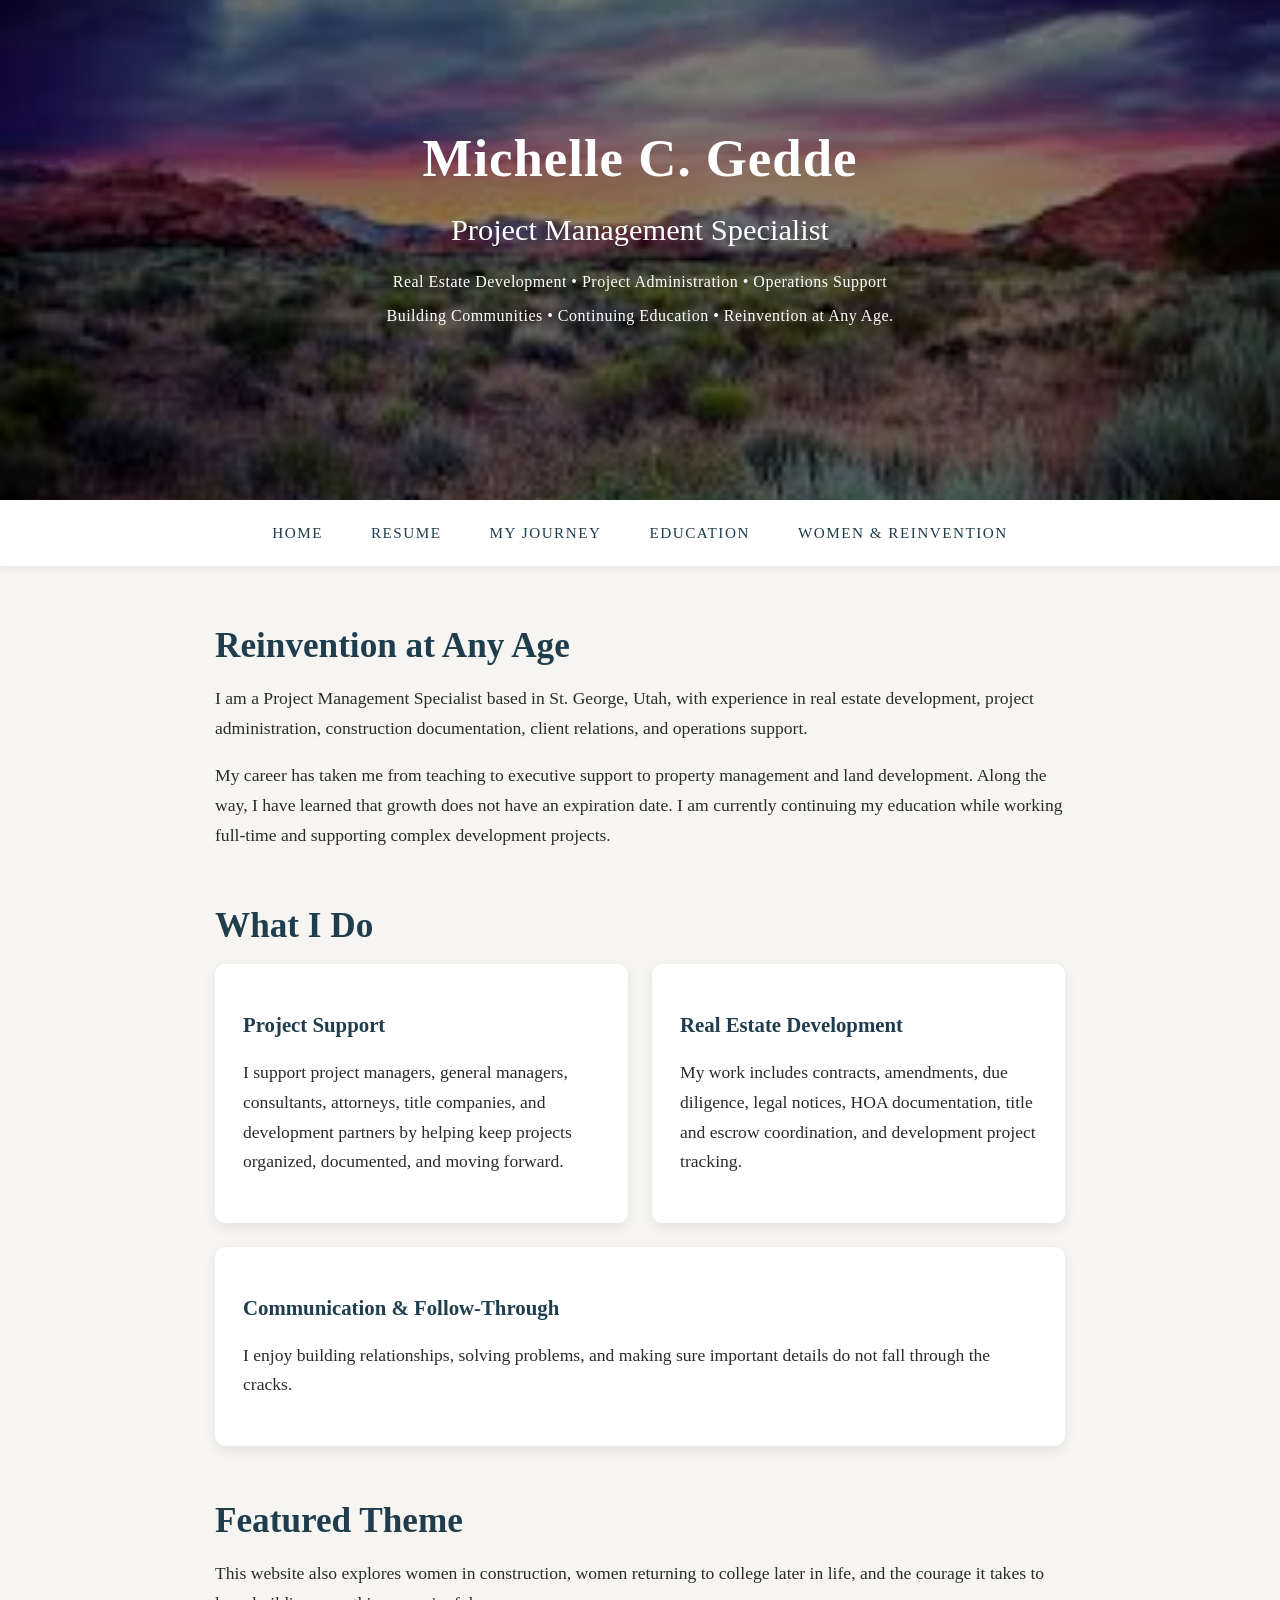
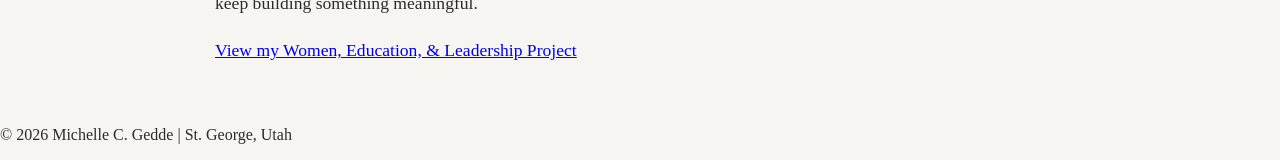
<file: index.html>
<!DOCTYPE html>
<html lang="en">
<head>
    <meta charset="UTF-8">
    <title>Michelle Gedde | Project Management Specialist</title>
    <link href="css/index.css" rel="stylesheet">
</head>

<body>

    <header class="hero home-hero">
    <div class="hero-overlay">
        <h1>Michelle C. Gedde</h1>
        <h2>Project Management Specialist</h2>
         <p class="hero-tagline">
        Real Estate Development • Project Administration • Operations Support
    </p>
        <p>
            Building Communities • Continuing Education • Reinvention at Any Age.</p>
    </div>
</header>

    <nav>
    <a href="index.html">Home</a>
    <a href="resume.html">Resume</a>
    <a href="journey.html">My Journey</a>
    <a href="education-new.html">Education</a>
    <a href="women.html">Women & Reinvention</a>
    </nav>

    <main>

        <section>
            <h2>Reinvention at Any Age</h2>
            <p>
                I am a Project Management Specialist based in St. George, Utah, with experience in real estate development,
                project administration, construction documentation, client relations, and operations support.
            </p>

            <p>
                My career has taken me from teaching to executive support to property management and land development.
                Along the way, I have learned that growth does not have an expiration date. I am currently continuing
                my education while working full-time and supporting complex development projects.
            </p>
        </section>

        <section>
    <h2>What I Do</h2>

    <div class="card-row">
        <div class="info-card">
            <h3>Project Support</h3>
            <p>I support project managers, general managers, consultants, attorneys, title companies, and development partners by helping keep projects organized, documented, and moving forward.</p>
        </div>

        <div class="info-card">
            <h3>Real Estate Development</h3>
            <p>My work includes contracts, amendments, due diligence, legal notices, HOA documentation, title and escrow coordination, and development project tracking.</p>
        </div>

        <div class="info-card">
            <h3>Communication & Follow-Through</h3>
            <p>I enjoy building relationships, solving problems, and making sure important details do not fall through the cracks.</p>
        </div>
    </div>
</section>

        <section>
            <h2>Featured Theme</h2>
            <p>
                This website also explores women in construction, women returning to college later in life,
                and the courage it takes to keep building something meaningful.
            </p>

            <p>
                <a href="women.html">View my Women, Education, & Leadership Project</a>
            </p>
        </section>

    </main>

    <footer>
        <p>&copy; 2026 Michelle C. Gedde | St. George, Utah</p>
    </footer>

</body>
</html>
</file>
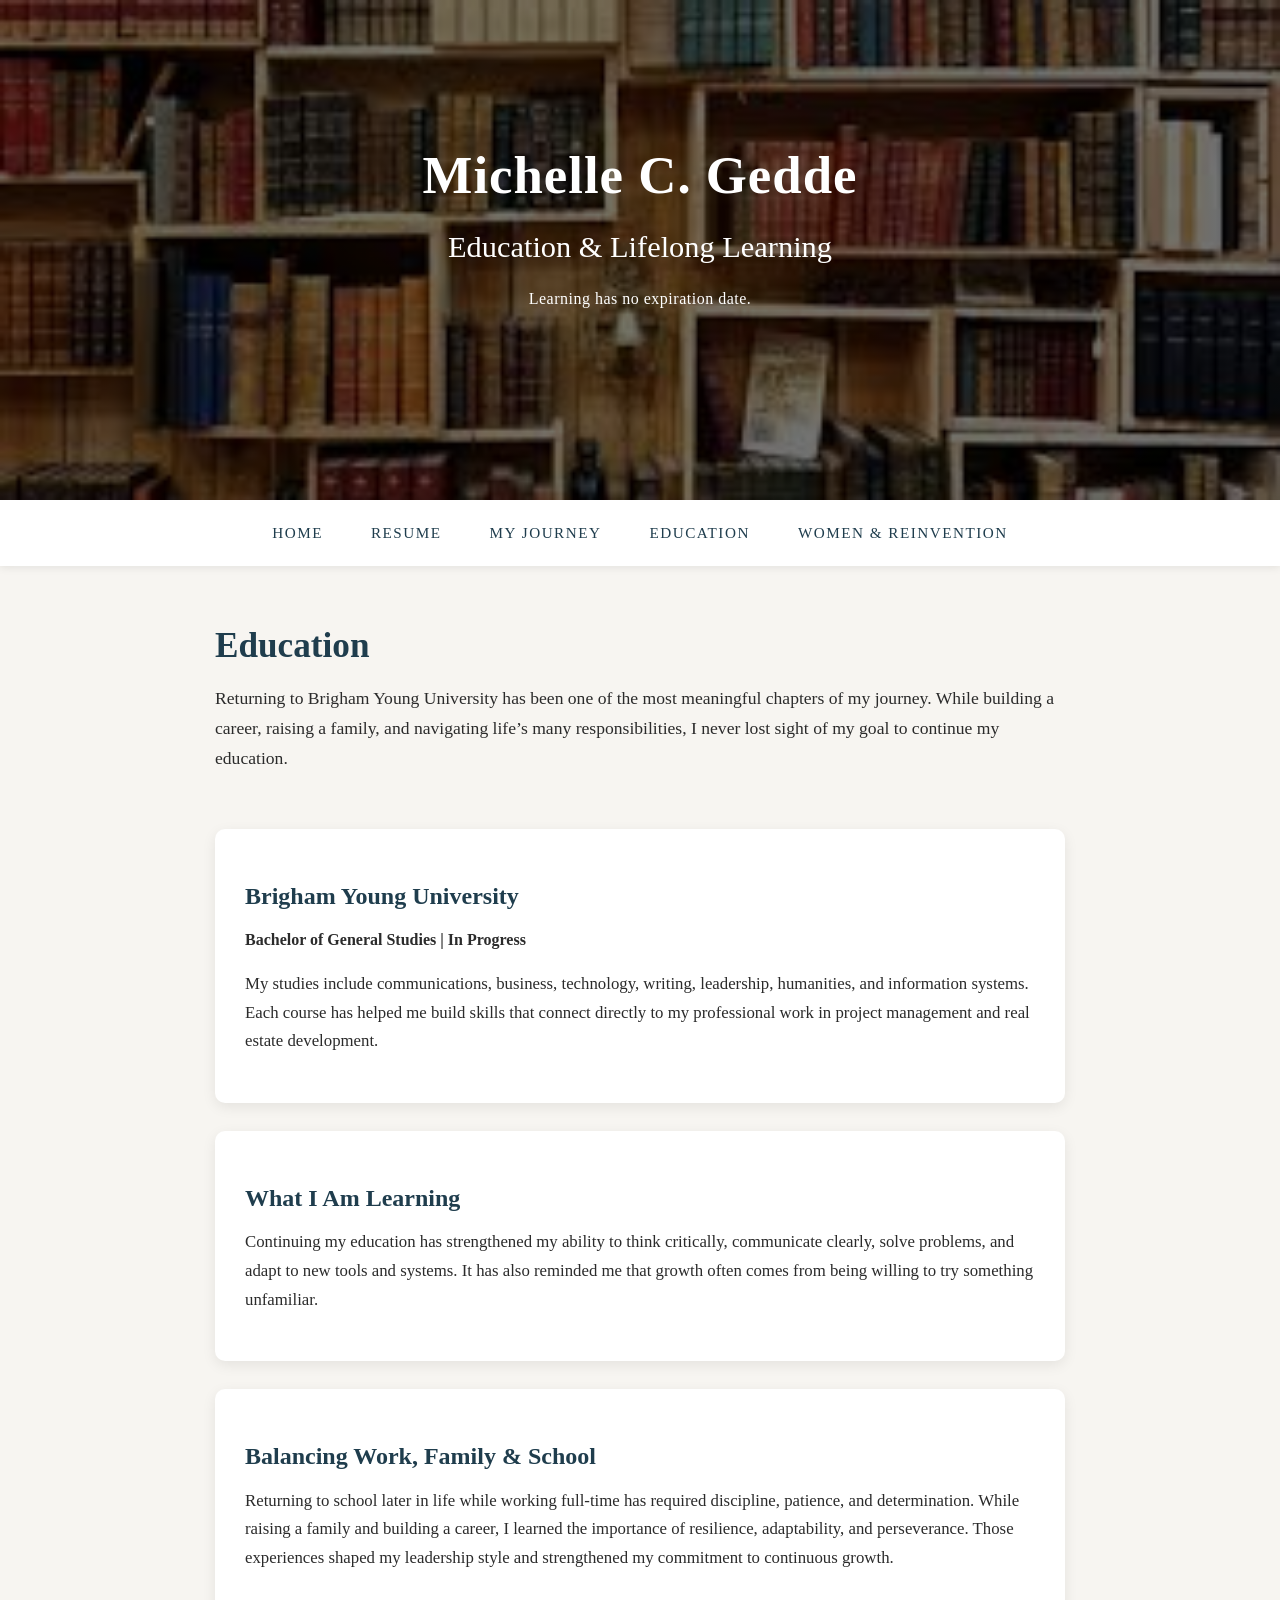
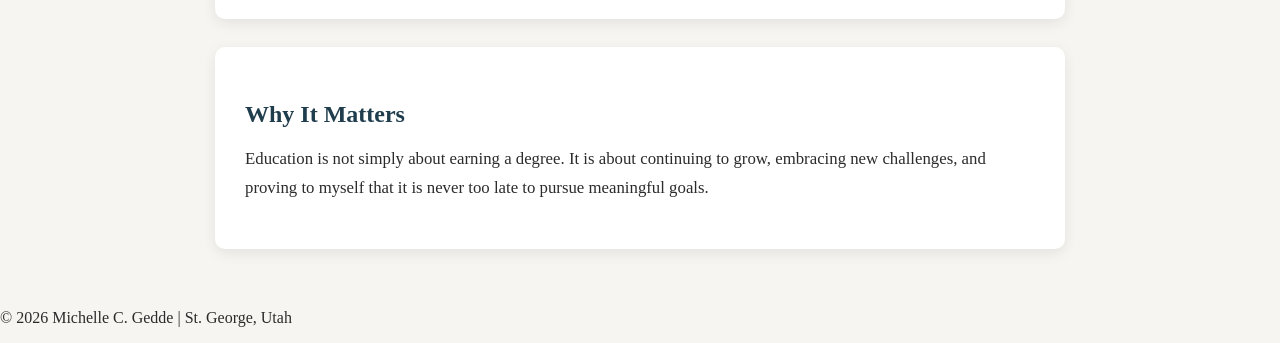
<file: education-new.html>
<!DOCTYPE html>
<html lang="en">
<head>
    <meta charset="UTF-8">
    <title>Education | Michelle Gedde</title>
    <link href="css/index.css" rel="stylesheet">
</head>

<body>

<header class="hero education-hero">
    <div class="hero-overlay">
        <h1>Michelle C. Gedde</h1>
        <h2>Education & Lifelong Learning</h2>
        <p>Learning has no expiration date.</p>
    </div>
</header>

<nav>
    <a href="index.html">Home</a>
    <a href="resume.html">Resume</a>
    <a href="journey.html">My Journey</a>
    <a href="education-new.html">Education</a>
    <a href="women.html">Women & Reinvention</a>
</nav>

<main>

    <section>
        <h2>Education</h2>
        <p>
            Returning to Brigham Young University has been one of the most meaningful
            chapters of my journey. While building a career, raising a family, and navigating
            life’s many responsibilities, I never lost sight of my goal to continue my education.
        </p>
    </section>

    <section class="journey-card">
        <h3>Brigham Young University</h3>
        <h4>Bachelor of General Studies | In Progress</h4>
        <p>
            My studies include communications, business, technology, writing, leadership,
            humanities, and information systems. Each course has helped me build skills
            that connect directly to my professional work in project management and real
            estate development.
        </p>
    </section>

    <section class="journey-card">
        <h3>What I Am Learning</h3>
        <p>
            Continuing my education has strengthened my ability to think critically,
            communicate clearly, solve problems, and adapt to new tools and systems.
            It has also reminded me that growth often comes from being willing to try
            something unfamiliar.
        </p>
    </section>

    <section class="journey-card">
        <h3>Balancing Work, Family & School</h3>
        <p>
            Returning to school later in life while working full-time has required discipline,
            patience, and determination. While raising a family and building a career, I learned
            the importance of resilience, adaptability, and perseverance. Those experiences
            shaped my leadership style and strengthened my commitment to continuous growth.
        </p>
    </section>

    <section class="journey-card">
        <h3>Why It Matters</h3>
        <p>
            Education is not simply about earning a degree. It is about continuing to grow,
            embracing new challenges, and proving to myself that it is never too late to pursue
            meaningful goals.
        </p>
    </section>

</main>

<footer>
    <p>&copy; 2026 Michelle C. Gedde | St. George, Utah</p>
</footer>

</body>
</html>
</file>
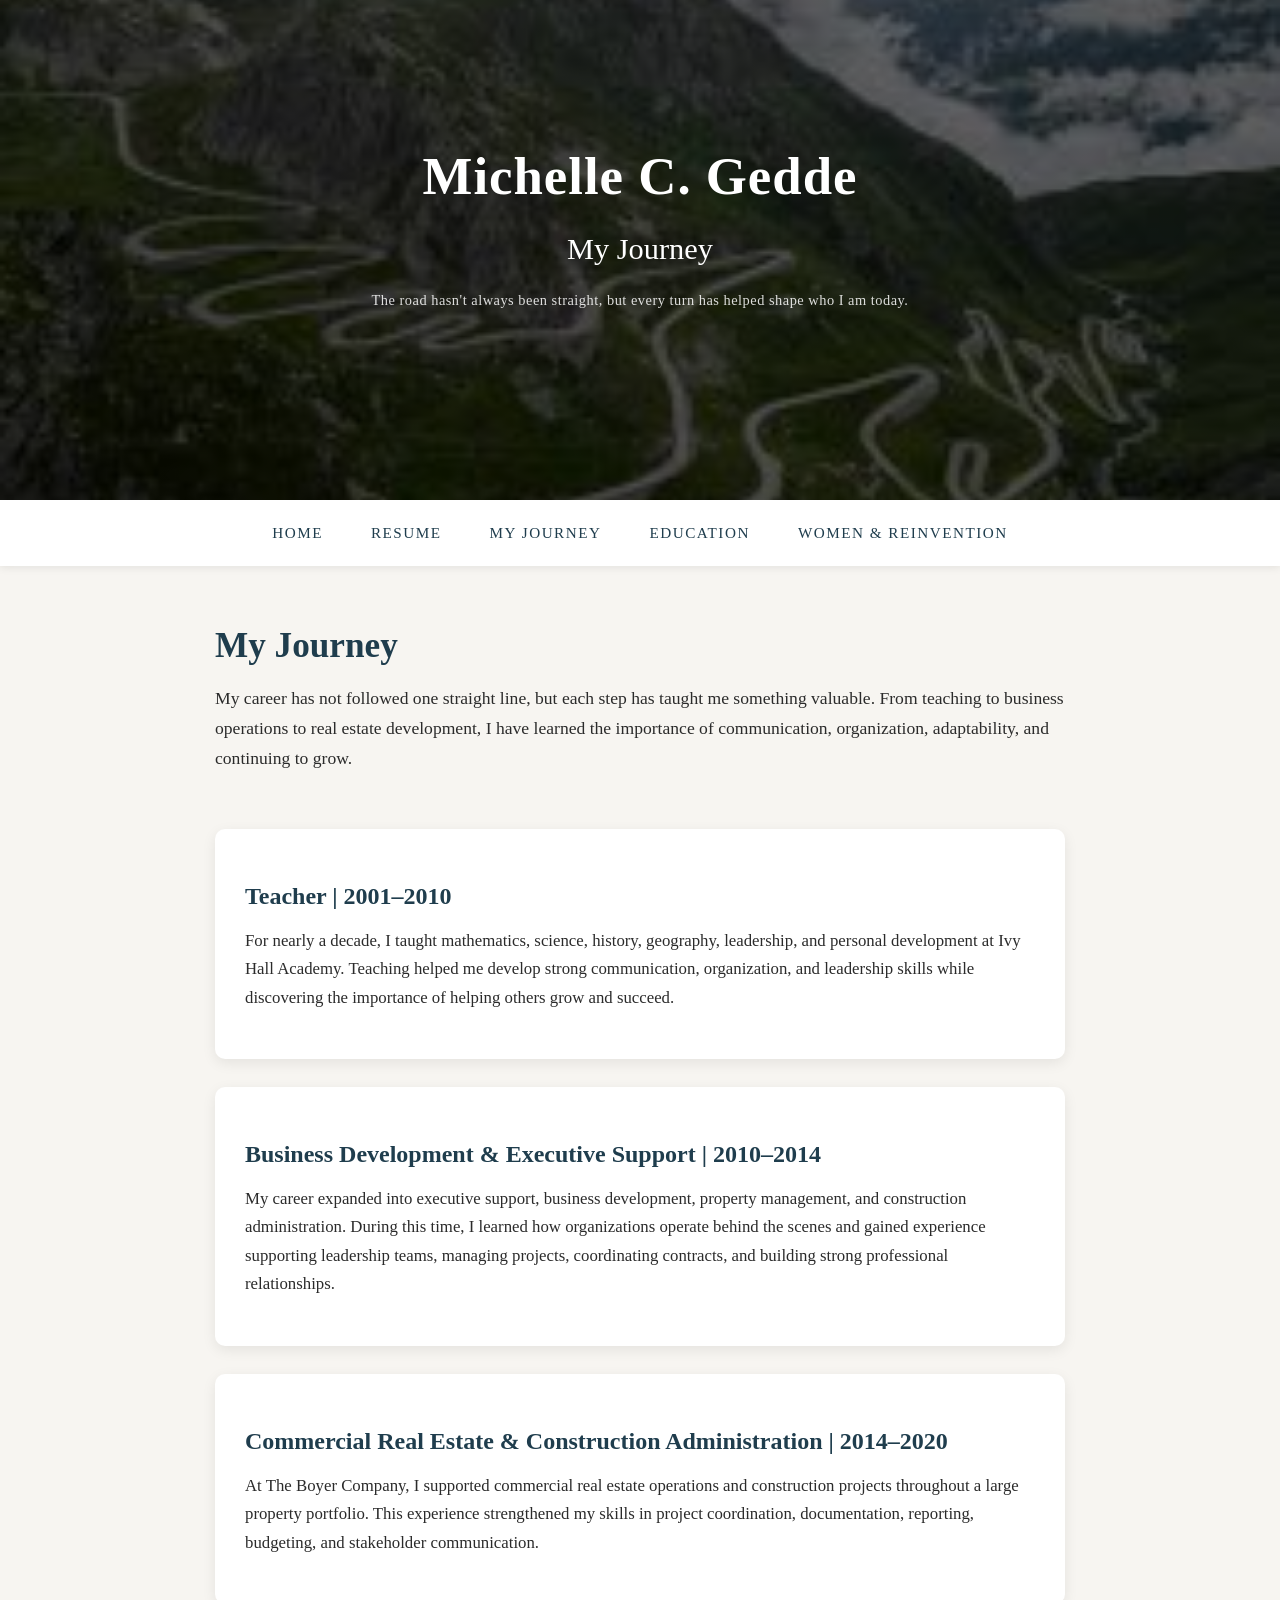
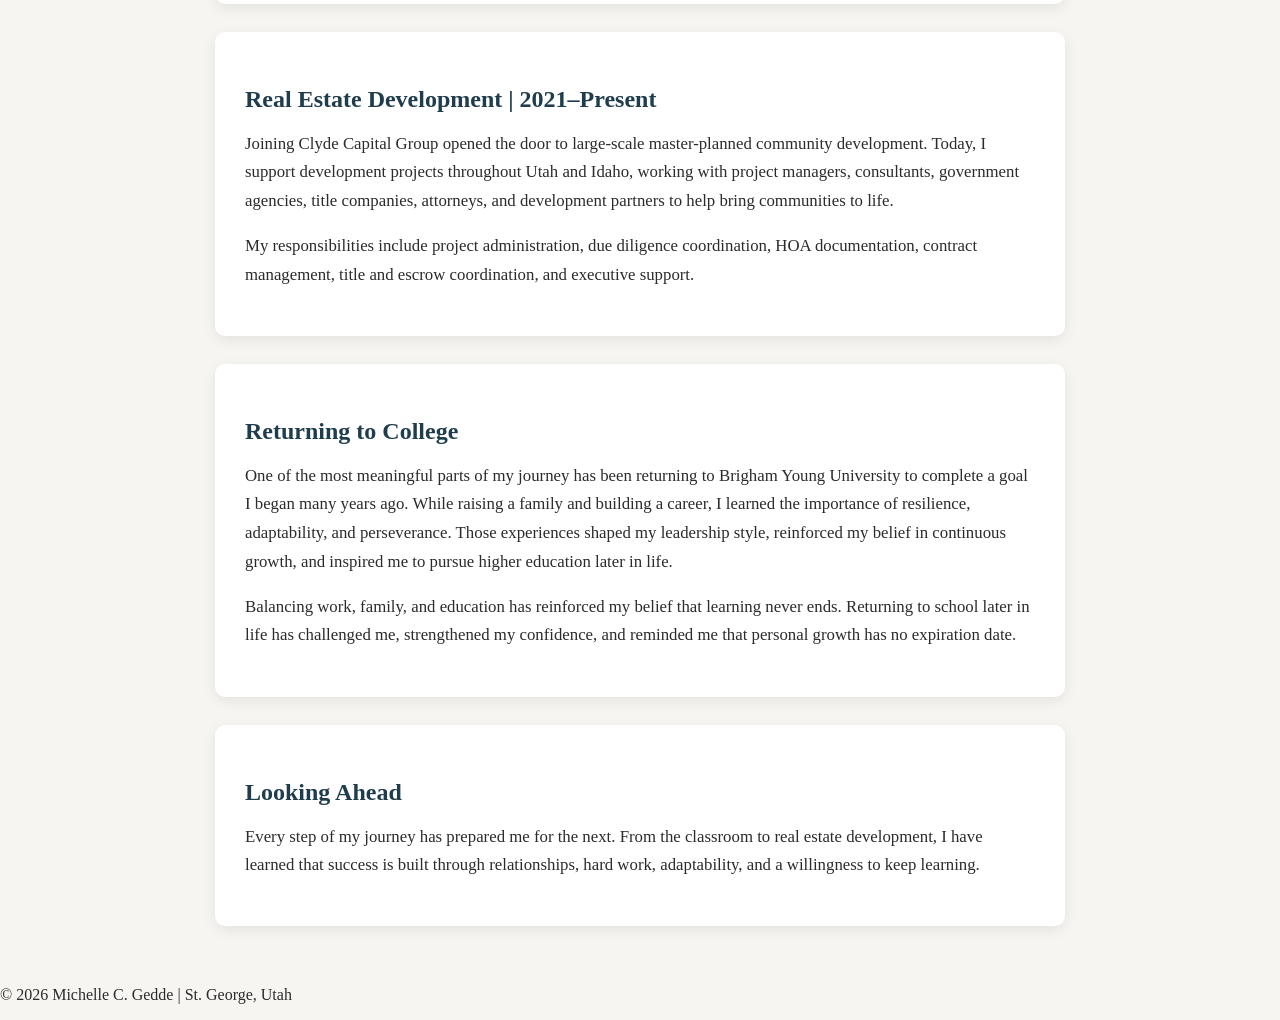
<file: journey.html>
<!DOCTYPE html>
<html lang="en">
<head>
    <meta charset="UTF-8">
    <title>My Journey | Michelle Gedde</title>
    <link href="css/index.css" rel="stylesheet">
</head>

<body>

<header class="hero journey-hero">
    <div class="hero-overlay">
        <h1>Michelle C. Gedde</h1>
        <h2>My Journey</h2>
        <p>The road hasn't always been straight, but every turn has helped shape who I am today.</p>
    </div>
</header>

<nav>
   <a href="index.html">Home</a>
    <a href="resume.html">Resume</a>
    <a href="journey.html">My Journey</a>
    <a href="education-new.html">Education</a>
    <a href="women.html">Women & Reinvention</a>
</nav>

<main>

    <section>
        <h2>My Journey</h2>
        <p>
            My career has not followed one straight line, but each step has taught me something valuable.
            From teaching to business operations to real estate development, I have learned the importance
            of communication, organization, adaptability, and continuing to grow.
        </p>
    </section>

    <section class="journey-card">
        <h3>Teacher | 2001–2010</h3>
        <p>
            For nearly a decade, I taught mathematics, science, history, geography, leadership, and personal
            development at Ivy Hall Academy. Teaching helped me develop strong communication, organization,
            and leadership skills while discovering the importance of helping others grow and succeed.
        </p>
    </section>

    <section class="journey-card">
         <h3>Business Development & Executive Support | 2010–2014</h3>
        <p>
            My career expanded into executive support, business development, property management, and construction
            administration. During this time, I learned how organizations operate behind the scenes and gained
            experience supporting leadership teams, managing projects, coordinating contracts, and building strong
            professional relationships.
        </p>
    </section>

    <section class="journey-card">
        <h3>Commercial Real Estate & Construction Administration | 2014–2020</h3>
        <p>
            At The Boyer Company, I supported commercial real estate operations and construction projects throughout
            a large property portfolio. This experience strengthened my skills in project coordination, documentation,
            reporting, budgeting, and stakeholder communication.
        </p>
    </section>

    <section class="journey-card">
        <h3>Real Estate Development | 2021–Present</h3>
        <p>
            Joining Clyde Capital Group opened the door to large-scale master-planned community development.
            Today, I support development projects throughout Utah and Idaho, working with project managers,
            consultants, government agencies, title companies, attorneys, and development partners to help bring
            communities to life.
        </p>

        <p>
            My responsibilities include project administration, due diligence coordination, HOA documentation,
            contract management, title and escrow coordination, and executive support.
        </p>
    </section>

    <section class="journey-card">
        <h3>Returning to College</h3>
        <p>
            One of the most meaningful parts of my journey has been returning to Brigham Young University to complete a goal I began many years ago. While raising a family and building a career, I learned the importance of resilience, adaptability, and perseverance. Those experiences shaped my leadership style, reinforced my belief in continuous growth, and inspired me to pursue higher education later in life.

        <p>
            Balancing work, family, and education has reinforced my belief that learning never ends. Returning to
            school later in life has challenged me, strengthened my confidence, and reminded me that personal growth
            has no expiration date.
        </p>
    </section>

    <section class="journey-card">
        <h3>Looking Ahead</h3>
        <p>
            Every step of my journey has prepared me for the next. From the classroom to real estate development,
            I have learned that success is built through relationships, hard work, adaptability, and a willingness
            to keep learning.
        </p>
    </section>

</main>

<footer>
    <p>&copy; 2026 Michelle C. Gedde | St. George, Utah</p>
</footer>

</body>
</html>
</file>
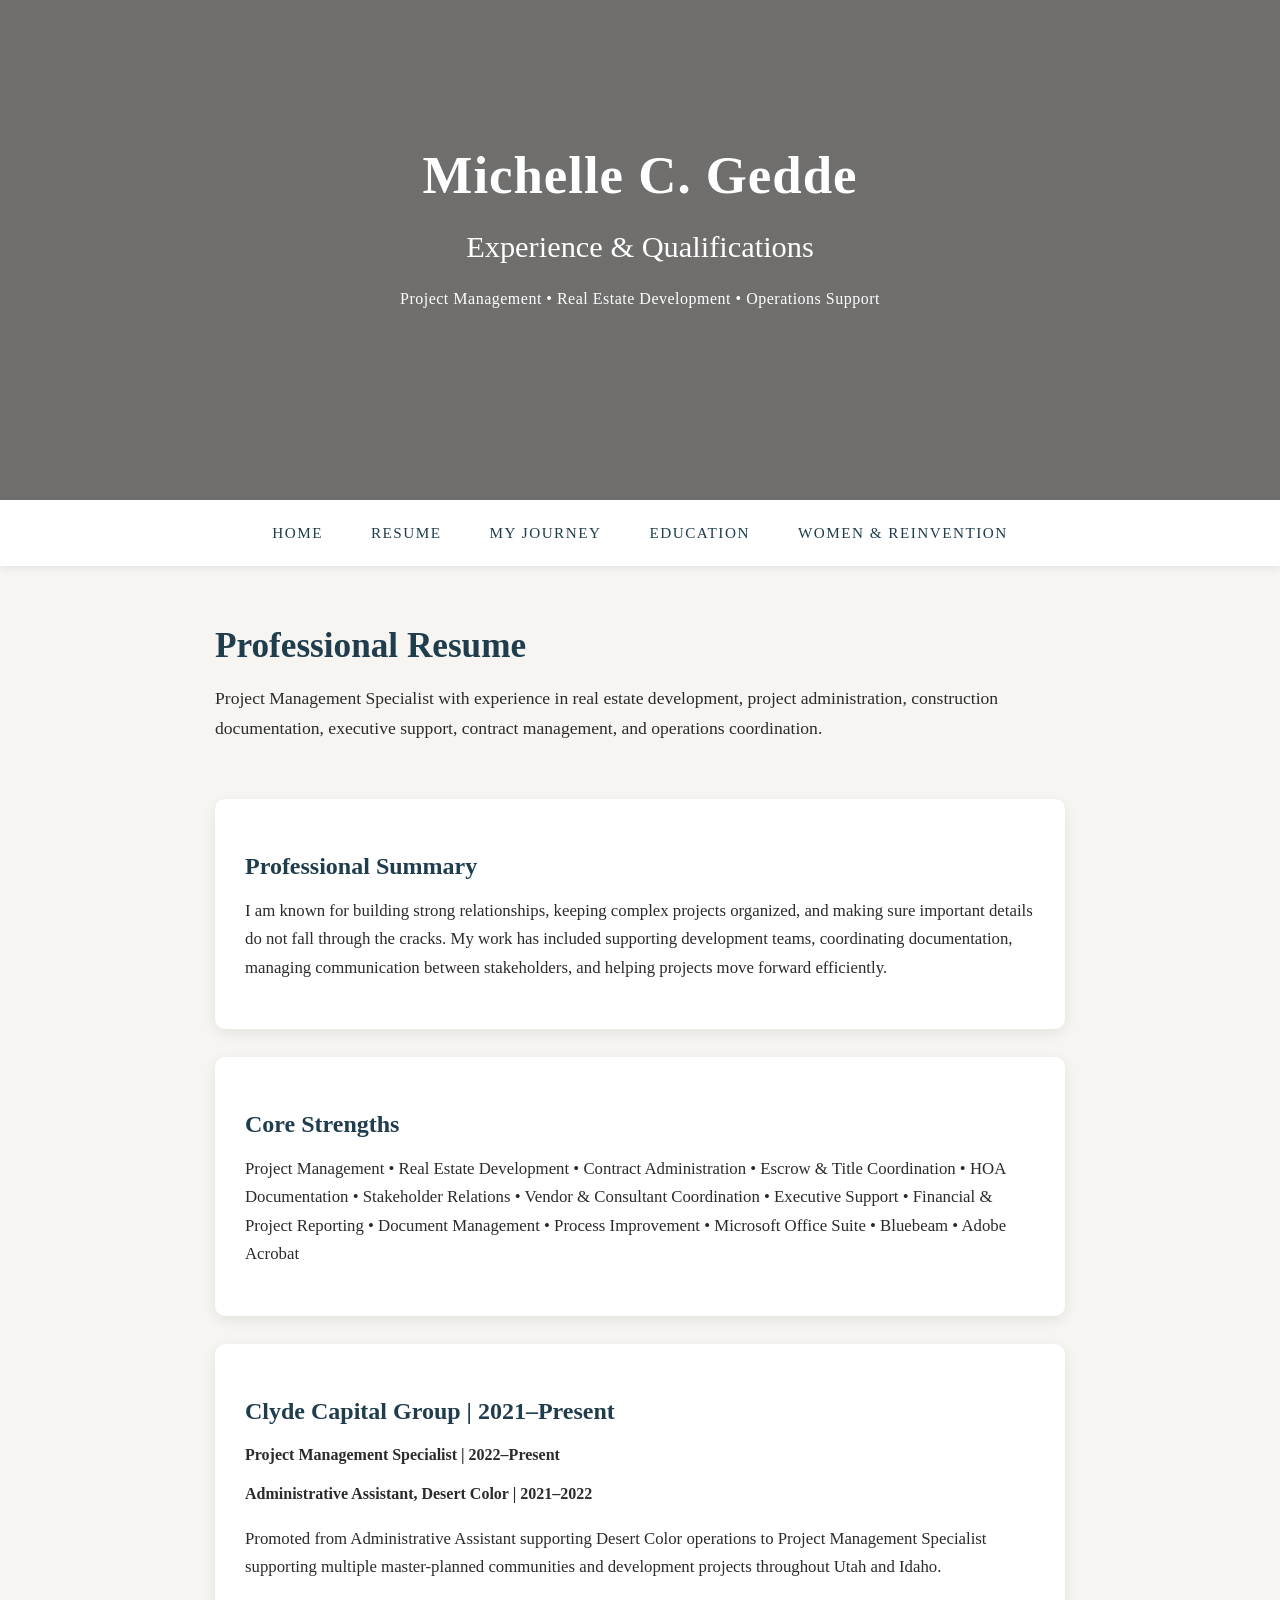
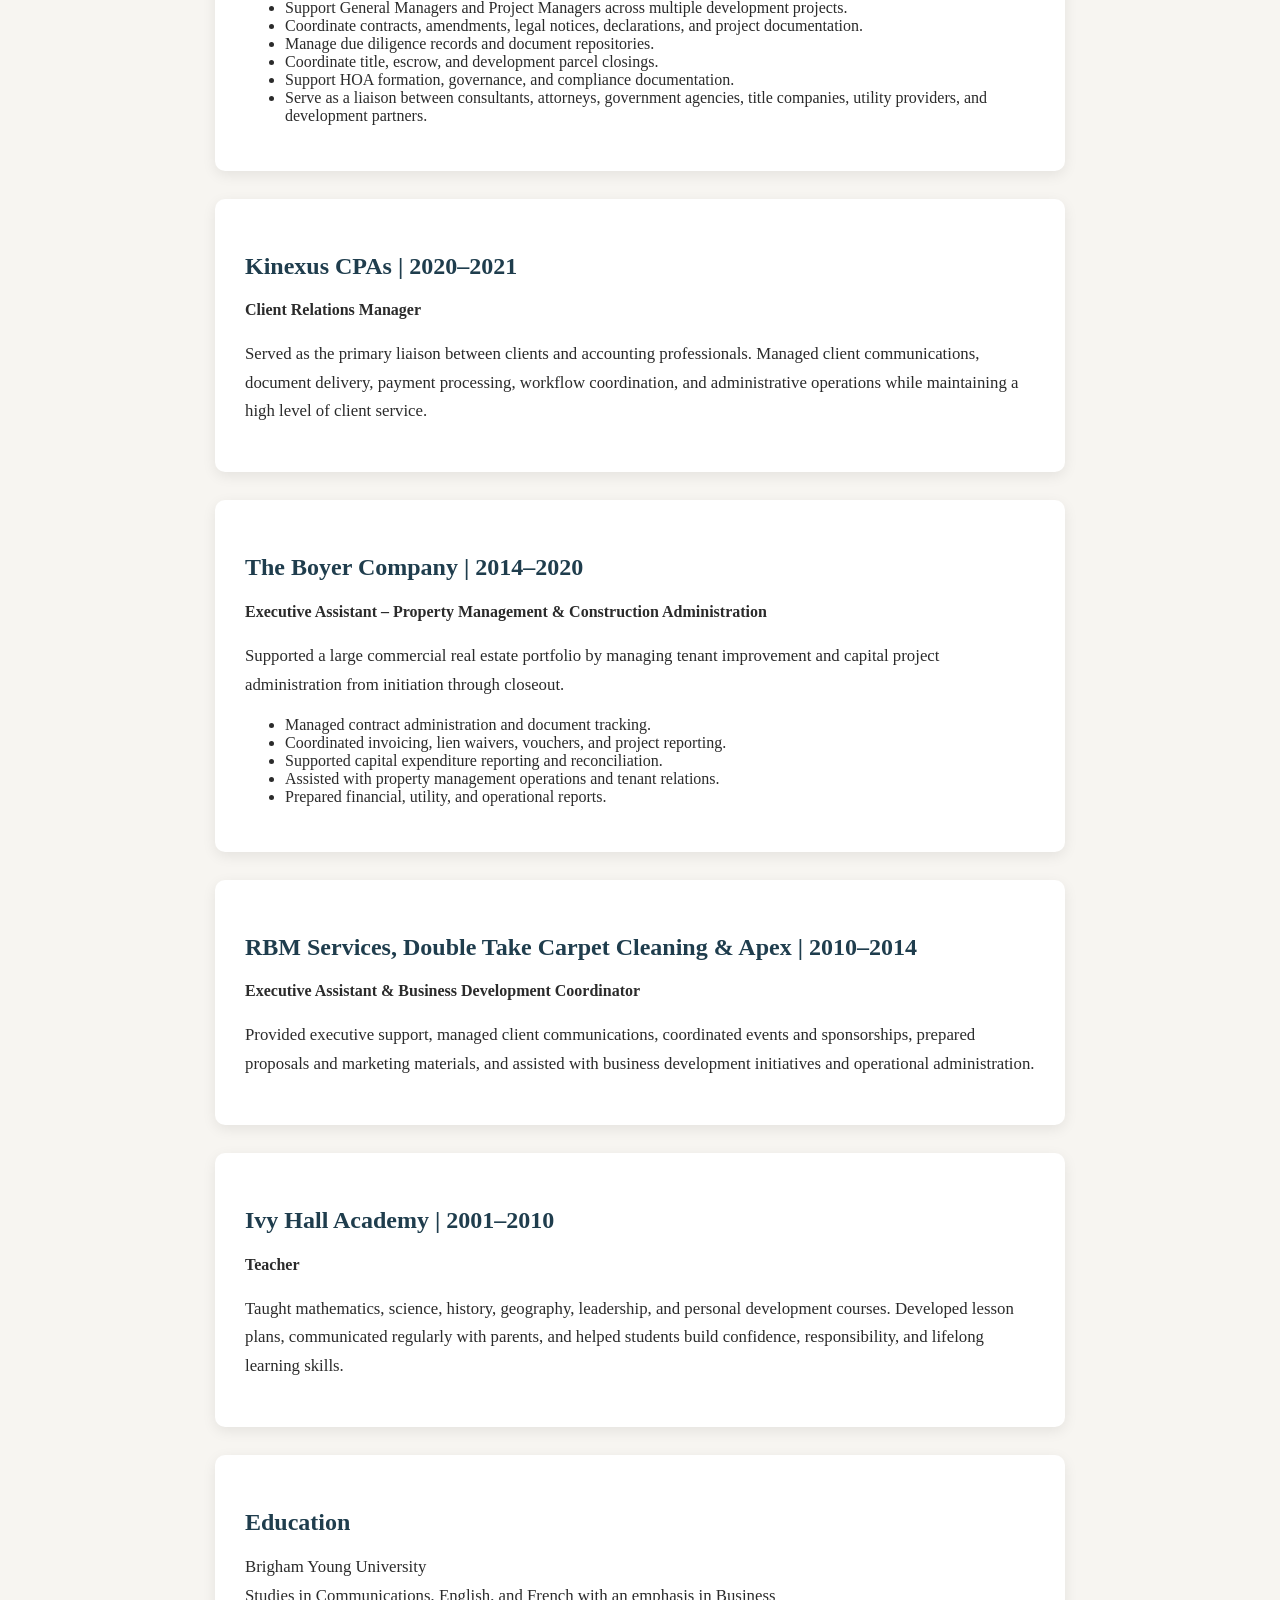
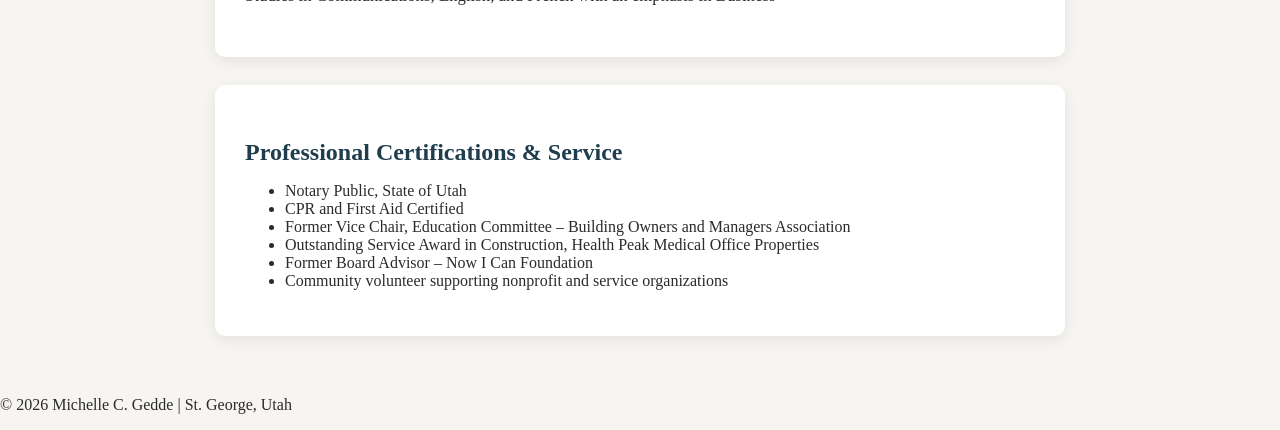
<file: resume.html>
<!DOCTYPE html>
<html lang="en">
<head>
    <meta charset="UTF-8">
    <title>Resume | Michelle Gedde</title>
   
    <link href="css/index.css" rel="stylesheet">
</head>

<body>

<header class="hero resume-hero">
    <div class="hero-overlay">
        <h1>Michelle C. Gedde</h1>
        <h2>Experience & Qualifications</h2>
        <p>Project Management • Real Estate Development • Operations Support</p>
    </div>
</header>

<nav>
   <a href="index.html">Home</a>
    <a href="resume.html">Resume</a>
    <a href="journey.html">My Journey</a>
    <a href="education-new.html">Education</a>
    <a href="women.html">Women & Reinvention</a>
</nav>

<main>

    <section>
        <h2>Professional Resume</h2>
        <p>
            Project Management Specialist with experience in real estate development,
            project administration, construction documentation, executive support,
            contract management, and operations coordination.
        </p>
    </section>

    <section class="journey-card">
        <h3>Professional Summary</h3>
        <p>
            I am known for building strong relationships, keeping complex projects organized,
            and making sure important details do not fall through the cracks. My work has
            included supporting development teams, coordinating documentation, managing
            communication between stakeholders, and helping projects move forward efficiently.
        </p>
    </section>

    <section class="journey-card">
        <h3>Core Strengths</h3>
        <p>
            Project Management • Real Estate Development • Contract Administration •
            Escrow & Title Coordination • HOA Documentation • Stakeholder Relations •
            Vendor & Consultant Coordination • Executive Support • Financial & Project Reporting •
            Document Management • Process Improvement • Microsoft Office Suite • Bluebeam • Adobe Acrobat
        </p>
    </section>

    <section class="journey-card">
        <h3>Clyde Capital Group | 2021–Present</h3>
        <h4>Project Management Specialist | 2022–Present</h4>
        <h4>Administrative Assistant, Desert Color | 2021–2022</h4>
        <p>
            Promoted from Administrative Assistant supporting Desert Color operations to
            Project Management Specialist supporting multiple master-planned communities
            and development projects throughout Utah and Idaho.
        </p>
        <ul>
            <li>Support General Managers and Project Managers across multiple development projects.</li>
            <li>Coordinate contracts, amendments, legal notices, declarations, and project documentation.</li>
            <li>Manage due diligence records and document repositories.</li>
            <li>Coordinate title, escrow, and development parcel closings.</li>
            <li>Support HOA formation, governance, and compliance documentation.</li>
            <li>Serve as a liaison between consultants, attorneys, government agencies, title companies, utility providers, and development partners.</li>
        </ul>
    </section>

    <section class="journey-card">
        <h3>Kinexus CPAs | 2020–2021</h3>
        <h4>Client Relations Manager</h4>
        <p>
            Served as the primary liaison between clients and accounting professionals.
            Managed client communications, document delivery, payment processing,
            workflow coordination, and administrative operations while maintaining a
            high level of client service.
        </p>
    </section>

    <section class="journey-card">
        <h3>The Boyer Company | 2014–2020</h3>
        <h4>Executive Assistant – Property Management & Construction Administration</h4>
        <p>
            Supported a large commercial real estate portfolio by managing tenant improvement
            and capital project administration from initiation through closeout.
        </p>
        <ul>
            <li>Managed contract administration and document tracking.</li>
            <li>Coordinated invoicing, lien waivers, vouchers, and project reporting.</li>
            <li>Supported capital expenditure reporting and reconciliation.</li>
            <li>Assisted with property management operations and tenant relations.</li>
            <li>Prepared financial, utility, and operational reports.</li>
        </ul>
    </section>

    <section class="journey-card">
        <h3>RBM Services, Double Take Carpet Cleaning & Apex | 2010–2014</h3>
        <h4>Executive Assistant & Business Development Coordinator</h4>
        <p>
            Provided executive support, managed client communications, coordinated events
            and sponsorships, prepared proposals and marketing materials, and assisted with
            business development initiatives and operational administration.
        </p>
    </section>

    <section class="journey-card">
        <h3>Ivy Hall Academy | 2001–2010</h3>
        <h4>Teacher</h4>
        <p>
            Taught mathematics, science, history, geography, leadership, and personal
            development courses. Developed lesson plans, communicated regularly with
            parents, and helped students build confidence, responsibility, and lifelong
            learning skills.
        </p>
    </section>

    <section class="journey-card">
        <h3>Education</h3>
        <p>
            Brigham Young University<br>
            Studies in Communications, English, and French with an emphasis in Business
        </p>
    </section>

    <section class="journey-card">
        <h3>Professional Certifications & Service</h3>
        <ul>
            <li>Notary Public, State of Utah</li>
            <li>CPR and First Aid Certified</li>
            <li>Former Vice Chair, Education Committee – Building Owners and Managers Association</li>
            <li>Outstanding Service Award in Construction, Health Peak Medical Office Properties</li>
            <li>Former Board Advisor – Now I Can Foundation</li>
            <li>Community volunteer supporting nonprofit and service organizations</li>
        </ul>
    </section>

</main>

<footer>
    <p>&copy; 2026 Michelle C. Gedde | St. George, Utah</p>
</footer>

</body>
</html>
</file>
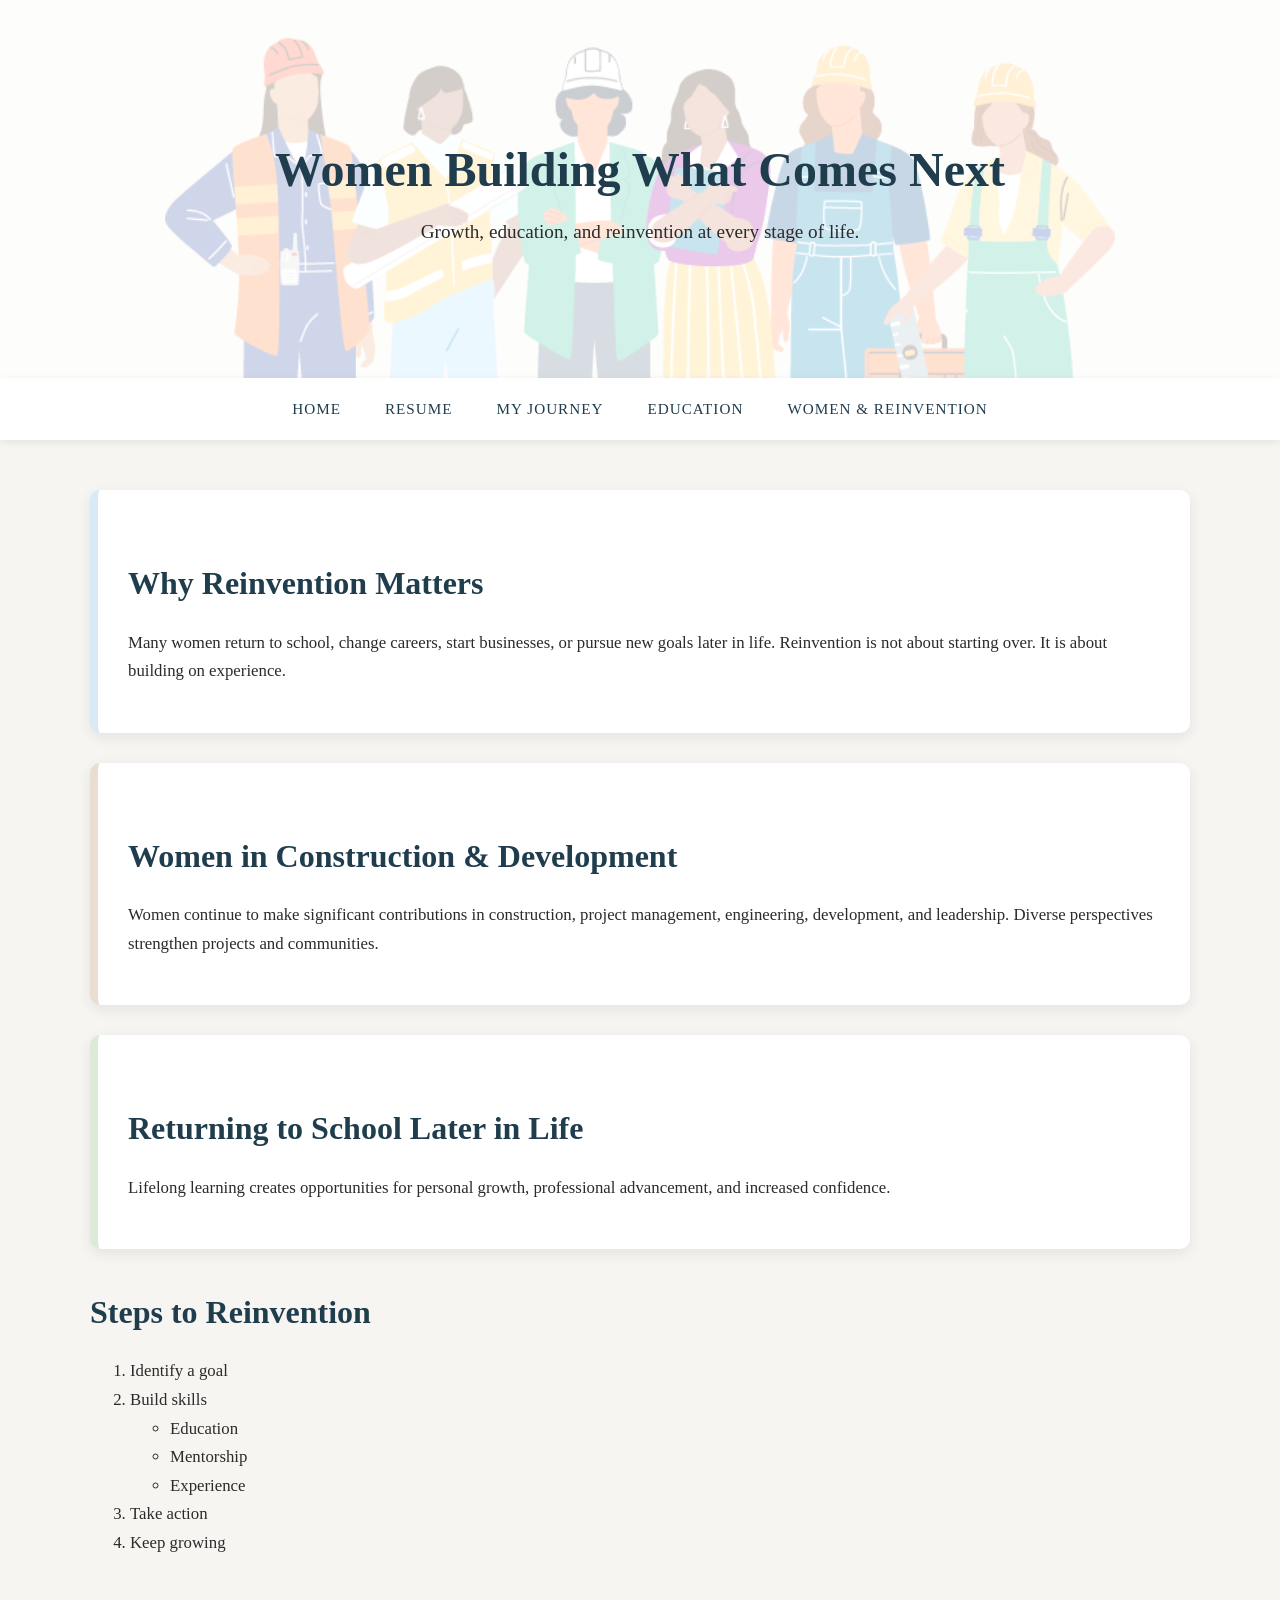
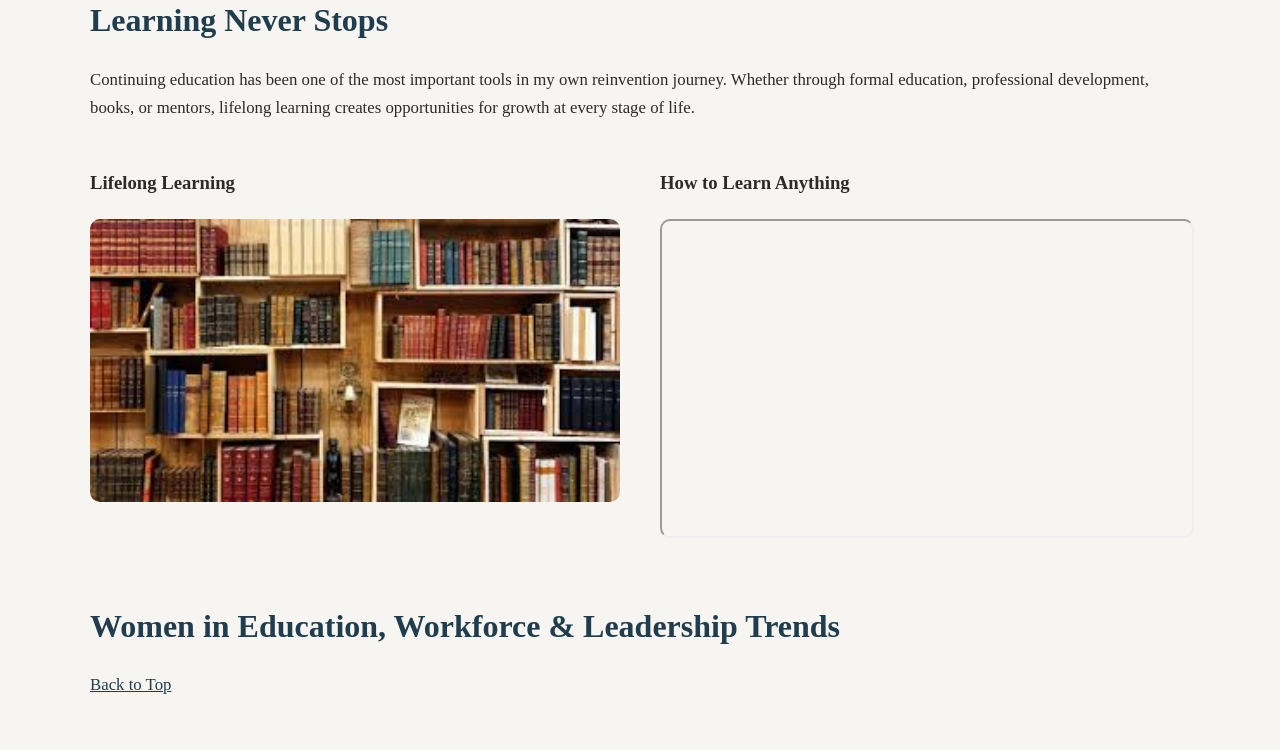
<file: women.html>
<!DOCTYPE html>
<html lang="en">
<head>
    <meta charset="UTF-8">
    <title>Women & Reinvention | Michelle Gedde</title>
    <link rel="stylesheet" href="css/women.css">
</head>

<body>

<a id="top"></a>

<header class="women-header">
    <h1>Women Building What Comes Next</h1>
    <p>Growth, education, and reinvention at every stage of life.</p>
</header>

<nav>
    <a href="index.html">Home</a>
    <a href="resume.html">Resume</a>
    <a href="journey.html">My Journey</a>
    <a href="education-new.html">Education</a>
    <a href="women.html">Women & Reinvention</a>
</nav>
<main>
<div class="box1">
    <h2>Why Reinvention Matters</h2>
    <p>
        Many women return to school, change careers, start businesses,
        or pursue new goals later in life. Reinvention is not about
        starting over. It is about building on experience.
    </p>
</div>

<div class="box2">
    <h2>Women in Construction & Development</h2>
    <p>
        Women continue to make significant contributions in construction,
        project management, engineering, development, and leadership.
        Diverse perspectives strengthen projects and communities.
    </p>
</div>

<div class="box3">
    <h2>Returning to School Later in Life</h2>
    <p>
        Lifelong learning creates opportunities for personal growth,
        professional advancement, and increased confidence.
    </p>
</div>

<div class="steps-card">
    <h2>Steps to Reinvention</h2>

    <ol>
        <li>Identify a goal</li>
        <li>Build skills
            <ul>
                <li>Education</li>
                <li>Mentorship</li>
                <li>Experience</li>
            </ul>
        </li>
        <li>Take action</li>
        <li>Keep growing</li>
    </ol>
</div>


<h2>Learning Never Stops</h2>
<p>
Continuing education has been one of the most important tools in my own reinvention journey.
Whether through formal education, professional development, books, or mentors, lifelong learning
creates opportunities for growth at every stage of life.
</p>
    <div class="two-column">

    <div class="column">
        <h3>Lifelong Learning</h3>
        <img src="assets/img/books2.jpg"
             alt="Books and lifelong learning">
    </div>

    <div class="column">
        <h3>How to Learn Anything</h3>
        <iframe width="560"
                height="315"
                src="https://www.youtube.com/embed/5MgBikgcWnY"
                title="YouTube video"
                allowfullscreen>
        </iframe>
    </div>

</div>


<h2>Women in Education, Workforce & Leadership Trends</h2>

<div class='tableauPlaceholder' id='viz1780167958421' style='position: relative'><noscript><a href='#'><img alt=' ' src='https:&#47;&#47;public.tableau.com&#47;static&#47;images&#47;Wo&#47;Women_17801598257020&#47;WomenEducationLeadershipTrends&#47;1_rss.png' style='border: none' /></a></noscript><object class='tableauViz'  style='display:none;'><param name='host_url' value='https%3A%2F%2Fpublic.tableau.com%2F' /> <param name='embed_code_version' value='3' /> <param name='site_root' value='' /><param name='name' value='Women_17801598257020&#47;WomenEducationLeadershipTrends' /><param name='tabs' value='yes' /><param name='toolbar' value='yes' /><param name='static_image' value='https:&#47;&#47;public.tableau.com&#47;static&#47;images&#47;Wo&#47;Women_17801598257020&#47;WomenEducationLeadershipTrends&#47;1.png' /> <param name='animate_transition' value='yes' /><param name='display_static_image' value='yes' /><param name='display_spinner' value='yes' /><param name='display_overlay' value='yes' /><param name='display_count' value='yes' /><param name='language' value='en-US' /><param name='filter' value='publish=yes' /></object></div>                <script type='text/javascript'>                    var divElement = document.getElementById('viz1780167958421');                    var vizElement = divElement.getElementsByTagName('object')[0];                    if ( divElement.offsetWidth > 800 ) { vizElement.style.width='100%';vizElement.style.height=(divElement.offsetWidth*0.75)+'px';} else if ( divElement.offsetWidth > 500 ) { vizElement.style.width='100%';vizElement.style.height=(divElement.offsetWidth*0.75)+'px';} else { vizElement.style.width='100%';vizElement.style.minHeight='800px';vizElement.style.maxHeight=(divElement.offsetWidth*1.77)+'px';}                     var scriptElement = document.createElement('script');                    scriptElement.src = 'https://public.tableau.com/javascripts/api/viz_v1.js';                    vizElement.parentNode.insertBefore(scriptElement, vizElement);                </script>

<p>
    <a href="#top">Back to Top</a>
</p>
</main>
</body>
</html>
</file>
<file: css/index.css>
body {
    margin: 0;
    font-family: Georgia, 'Times New Roman', serif;
    color: #2b2b2b;
    background-color: #f7f5f1;
}
.hero {
    min-height: 500px;
    background-size: cover;
    background-position: center;
    display: flex;
    align-items: center;
    justify-content: center;
    text-align: center;
}

.home-hero {
    background-image:
        linear-gradient(rgba(0,0,0,.45), rgba(0,0,0,.45)),
        url("../assets/img/DCSG.jpg");
}

.journey-hero {
    background-image:
        linear-gradient(rgba(0,0,0,.60), rgba(0,0,0,.60)),
        url("../assets/img/winding road.jpg");
}

.resume-hero {
    background-image:
        linear-gradient(rgba(0,0,0,.55), rgba(0,0,0,.55)),
        url("PASTE-YOUR-RESUME-IMAGE-URL-HERE");
}



.hero-overlay {
    color: white;
    max-width: 900px;
    padding: 40px;
    transform: translateY(-25pt)
}

.hero h1 {
    font-size: 3.3rem;
    margin-bottom: 10px;
    letter-spacing: 1px;
}

.hero h2 {
    font-size: 1.9rem;
    font-weight: normal;
    margin-bottom: 25px;
}

.hero p {
    font-size: 1.0rem;
    letter-spacing: .5px;
}


nav {
    background-color: #ffffff;
    padding: 24px;
    text-align: center;
    box-shadow: 0 2px 8px rgba(0,0,0,.08);
}

nav a {
    color: #1f3d4d;
    text-decoration: none;
    margin: 0 22px;
    font-size: .95rem;
    text-transform: uppercase;
    letter-spacing: 1.5px;
}

main {
    max-width: 850px;
    margin: 60px auto;
    padding: 0 30px;
}

section {
    margin-bottom: 55px;
}

section h2 {
    font-size: 2.2rem;
    color: #1f3d4d;
    margin-bottom: 18px;
}

section p {
    font-size: 1.1rem;
    line-height: 1.7;
}

.card-row {
    display: flex;
    gap: 24px;
    flex-wrap: wrap;
}

.info-card {
    background-color: white;
    padding: 28px;
    flex: 1;
    min-width: 250px;
    border-radius: 10px;
    box-shadow: 0 4px 14px rgba(0,0,0,.08);
}

.info-card h3 {
    color: #1f3d4d;
    font-size: 1.3rem;
}
.journey-card {
    background-color: white;
    padding: 30px;
    margin-bottom: 28px;
    border-radius: 10px;
    box-shadow: 0 4px 14px rgba(0,0,0,.08);
}

.journey-card h3 {
    color: #1f3d4d;
    font-size: 1.5rem;
    margin-bottom: 15px;
}

.journey-card p {
    font-size: 1.05rem;
    line-height: 1.7;
}
.journey-hero p {
    font-size: 0.9rem;
    opacity: 0.85;
}
.resume-hero {
    background-image:
        linear-gradient(rgba(0,0,0,.55), rgba(0,0,0,.55)),
        url("https://t4.ftcdn.net/jpg/02/40/94/45/360_F_240944542_QMxydSiJhTJeeA74Na06PY2YRKaIGtUX.jpg");
}
.education-hero {
    background-image:
        linear-gradient(rgba(0,0,0,.55), rgba(0,0,0,.55)),
        url("../assets/img/books2.jpg");
}
</file>
<file: css/women.css>
body {
    margin: 0;
    font-family: Georgia, 'Times New Roman', serif;
    color: #2b2b2b;
    background-color: #f7f5f1;
}

.women-header {
    background-image:
        linear-gradient(rgba(255,255,255,.78), rgba(255,255,255,.78)),
        url("../assets/img/constwomen.png");
    background-size: cover;
    background-position: center top;
    text-align: center;
    padding: 110px 25px;
}

.women-header h1 {
    color: #1f3d4d;
    font-size: 3rem;
    margin-bottom: 15px;
}

.women-header p {
    color: #2b2b2b;
    font-size: 1.2rem;
}

nav {
    background-color: white;
    padding: 22px;
    text-align: center;
    box-shadow: 0 2px 8px rgba(0,0,0,.08);
}

nav a {
    color: #1f3d4d;
    text-decoration: none;
    margin: 0 20px;
    font-size: .95rem;
    text-transform: uppercase;
    letter-spacing: 1px;
}

main {
    max-width: 1100px;
    margin: 50px auto;
    padding: 0 30px;
}

h2 {
    color: #1f3d4d;
    font-size: 2rem;
    margin-top: 45px;
}

p,
li {
    font-size: 1.05rem;
    line-height: 1.7;
}

.box1,
.box2,
.box3 {
    background-color: white;
    padding: 30px;
    margin: 30px auto;
    border-radius: 10px;
    box-shadow: 0 4px 14px rgba(0,0,0,.08);
}

.box1 {
    border-left: 8px solid #d9eaf7;
}

.box2 {
    border-left: 8px solid #e8ded1;
}

.box3 {
    border-left: 8px solid #dcebd8;
}

img {
    max-width: 100%;
    border-radius: 10px;
    display: block;
    margin: 25px auto;
}

iframe {
    display: block;
    max-width: 100%;
    margin: 25px auto;
    border-radius: 10px;
}

a {
    color: #1f3d4d;
}

footer {
    text-align: center;
    padding: 30px;
    background-color: white;
    margin-top: 50px;
}
.tableau-container {
    max-width: 1200px;
    margin: 0 auto;
}
.two-column {
    display: flex;
    gap: 40px;
    margin: 30px 0;
    align-items: flex-start;
}

.column {
    flex: 1;
}

.column img {
    width: 100%;
    border-radius: 10px;
}

.column iframe {
    width: 100%;
    border-radius: 10px;
}

.learning-intro {
    max-width: 900px;
    margin-bottom: 25px;
    line-height: 1.8;

.steps-card {
    background-color: white;
    padding: 40px;
    margin: 30px auto;
    border-radius: 12px;
    box-shadow: 0 4px 12px rgba(0,0,0,.08);
}

.steps-card h2 {
    margin-top: 0;
}

.steps-card ol {
    margin-left: 30px;
    line-height: 1.8;
    font-size: 1.2rem;
    margin-bottom: 0;
}

.steps-card ul {
    margin-top: 10px;
}
</file>
